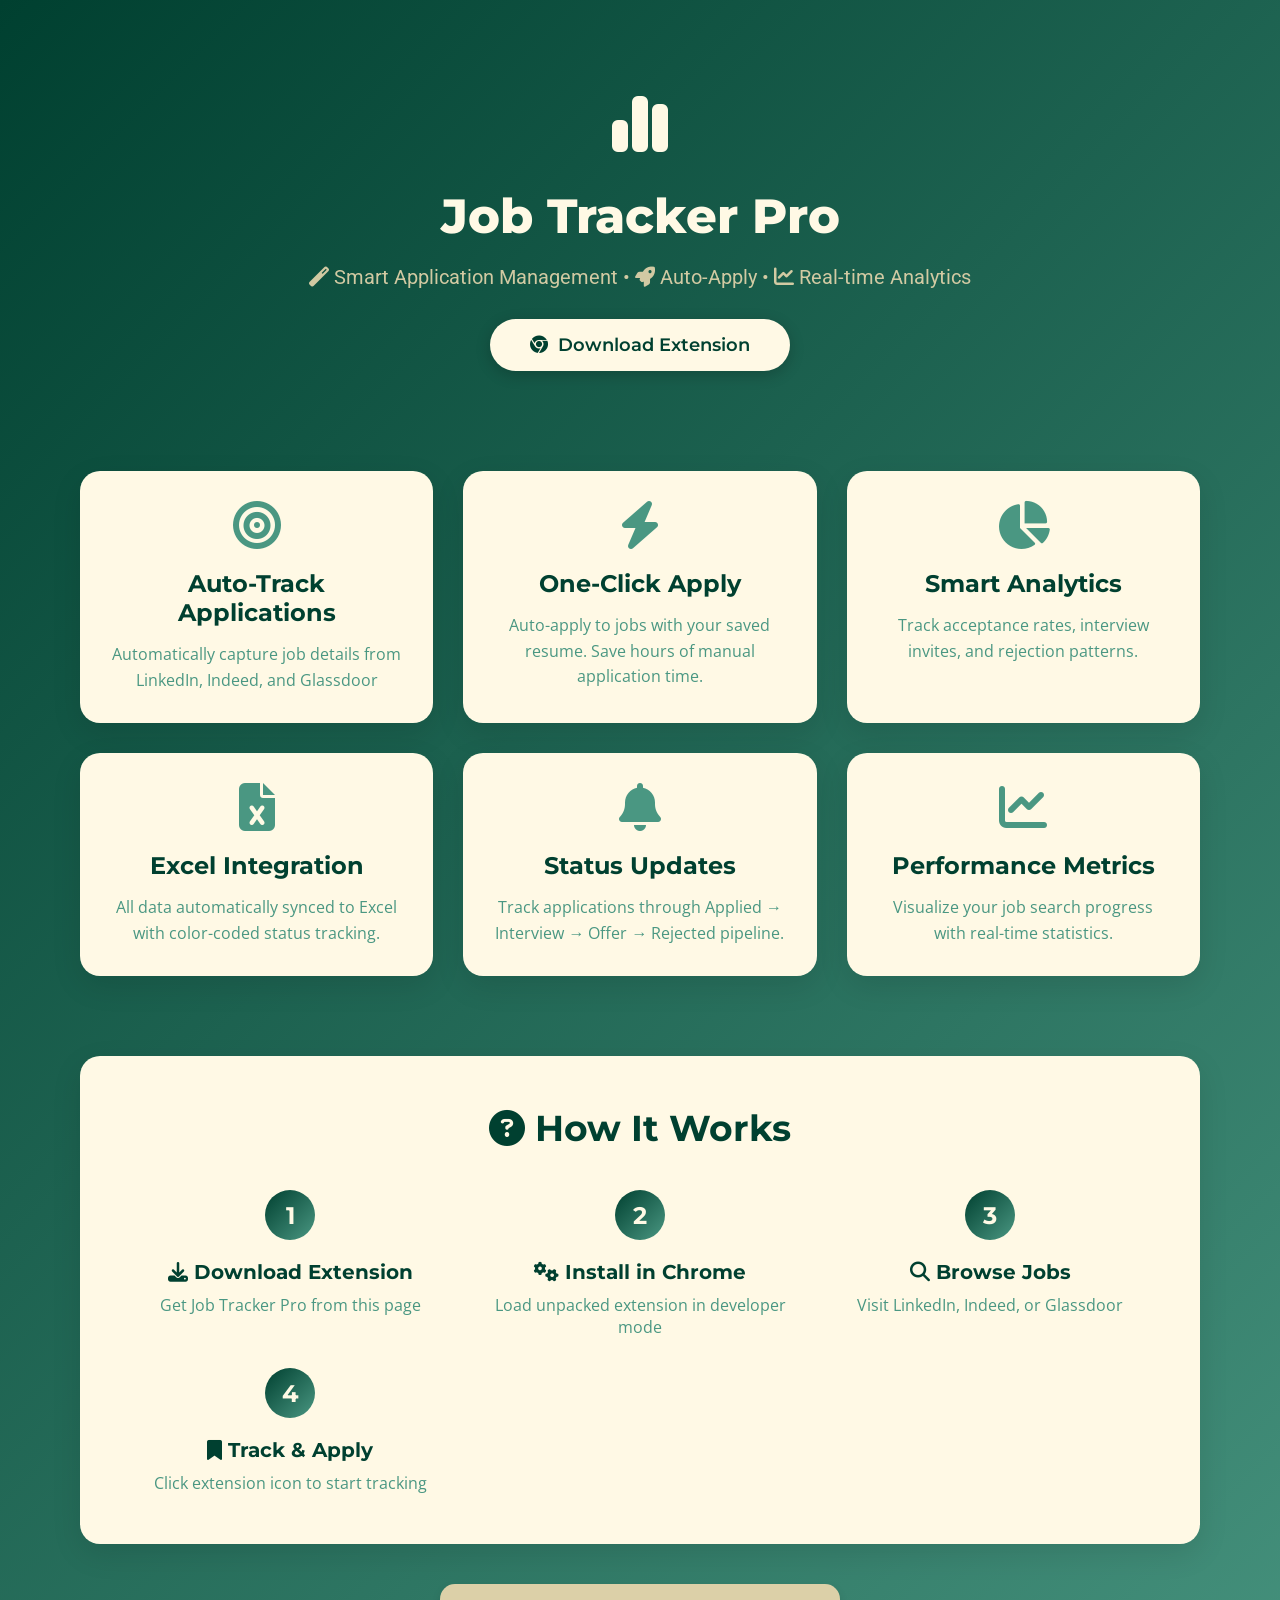
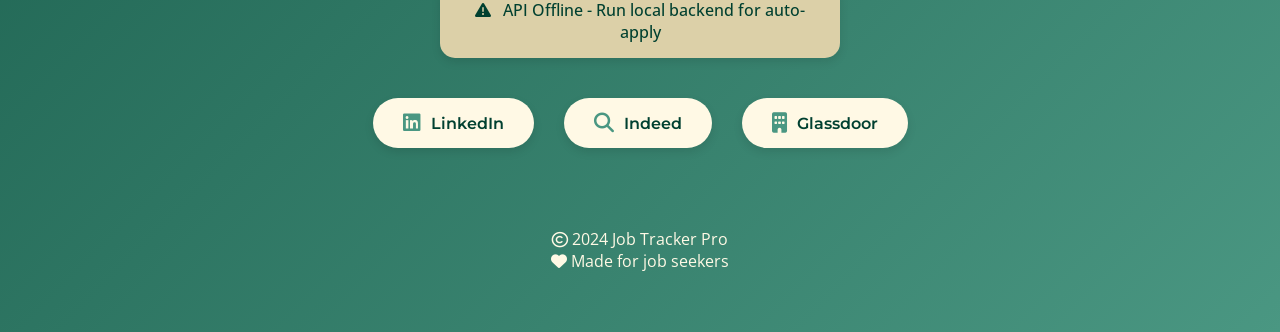
<file: landing-page/index.html>
<!DOCTYPE html>
<html lang="en">
<head>
    <meta charset="UTF-8">
    <meta name="viewport" content="width=device-width, initial-scale=1.0">
    <title>Job Tracker Pro - Smart Job Application Manager</title>
    <link rel="stylesheet" href="https://cdnjs.cloudflare.com/ajax/libs/font-awesome/6.5.1/css/all.min.css">
    <link href="https://fonts.googleapis.com/css2?family=Dancing+Script:wght@400..700&family=Montserrat:ital,wght@0,100..900;1,100..900&family=Open+Sans:ital,wght@0,300..800;1,300..800&family=Roboto:ital,wght@0,100..900;1,100..900&display=swap" rel="stylesheet">
    <link rel="stylesheet" href="styles.css">
</head>
<body>
    <div class="container">
        <div class="header">
            <div class="logo">
                <i class="fas fa-chart-simple"></i>
            </div>
            <h1>Job Tracker Pro</h1>
            <div class="tagline">
                <i class="fas fa-magic"></i> Smart Application Management • 
                <i class="fas fa-rocket"></i> Auto-Apply • 
                <i class="fas fa-chart-line"></i> Real-time Analytics
            </div>
            <a href="#" class="install-btn" id="downloadBtn">
                <i class="fab fa-chrome"></i> Download Extension
            </a>
        </div>

        <div class="features">
            <div class="feature-card">
                <div class="feature-icon"><i class="fas fa-bullseye"></i></div>
                <h3>Auto-Track Applications</h3>
                <p>Automatically capture job details from LinkedIn, Indeed, and Glassdoor</p>
            </div>
            <div class="feature-card">
                <div class="feature-icon"><i class="fas fa-bolt"></i></div>
                <h3>One-Click Apply</h3>
                <p>Auto-apply to jobs with your saved resume. Save hours of manual application time.</p>
            </div>
            <div class="feature-card">
                <div class="feature-icon"><i class="fas fa-chart-pie"></i></div>
                <h3>Smart Analytics</h3>
                <p>Track acceptance rates, interview invites, and rejection patterns.</p>
            </div>
            <div class="feature-card">
                <div class="feature-icon"><i class="fas fa-file-excel"></i></div>
                <h3>Excel Integration</h3>
                <p>All data automatically synced to Excel with color-coded status tracking.</p>
            </div>
            <div class="feature-card">
                <div class="feature-icon"><i class="fas fa-bell"></i></div>
                <h3>Status Updates</h3>
                <p>Track applications through Applied → Interview → Offer → Rejected pipeline.</p>
            </div>
            <div class="feature-card">
                <div class="feature-icon"><i class="fas fa-chart-line"></i></div>
                <h3>Performance Metrics</h3>
                <p>Visualize your job search progress with real-time statistics.</p>
            </div>
        </div>

        <div class="how-it-works">
            <h2 class="section-title"><i class="fas fa-question-circle"></i> How It Works</h2>
            <div class="steps">
                <div class="step">
                    <div class="step-number">1</div>
                    <h4><i class="fas fa-download"></i> Download Extension</h4>
                    <p>Get Job Tracker Pro from this page</p>
                </div>
                <div class="step">
                    <div class="step-number">2</div>
                    <h4><i class="fas fa-cogs"></i> Install in Chrome</h4>
                    <p>Load unpacked extension in developer mode</p>
                </div>
                <div class="step">
                    <div class="step-number">3</div>
                    <h4><i class="fas fa-search"></i> Browse Jobs</h4>
                    <p>Visit LinkedIn, Indeed, or Glassdoor</p>
                </div>
                <div class="step">
                    <div class="step-number">4</div>
                    <h4><i class="fas fa-bookmark"></i> Track & Apply</h4>
                    <p>Click extension icon to start tracking</p>
                </div>
            </div>
        </div>

        <div class="api-status" id="apiStatus">
            <i class="fas fa-circle-notch fa-spin"></i> Checking API status...
        </div>

        <div class="platforms">
            <div class="platform-badge"><i class="fab fa-linkedin"></i> LinkedIn</div>
            <div class="platform-badge"><i class="fas fa-search"></i> Indeed</div>
            <div class="platform-badge"><i class="fas fa-building"></i> Glassdoor</div>
        </div>

        <div class="footer">
            <p><i class="far fa-copyright"></i> 2024 Job Tracker Pro</p>
            <p><i class="fas fa-heart"></i> Made for job seekers</p>
        </div>
    </div>

    <div id="notification" class="notification"></div>

    <script src="script.js"></script>
</body>
</html>
</file>
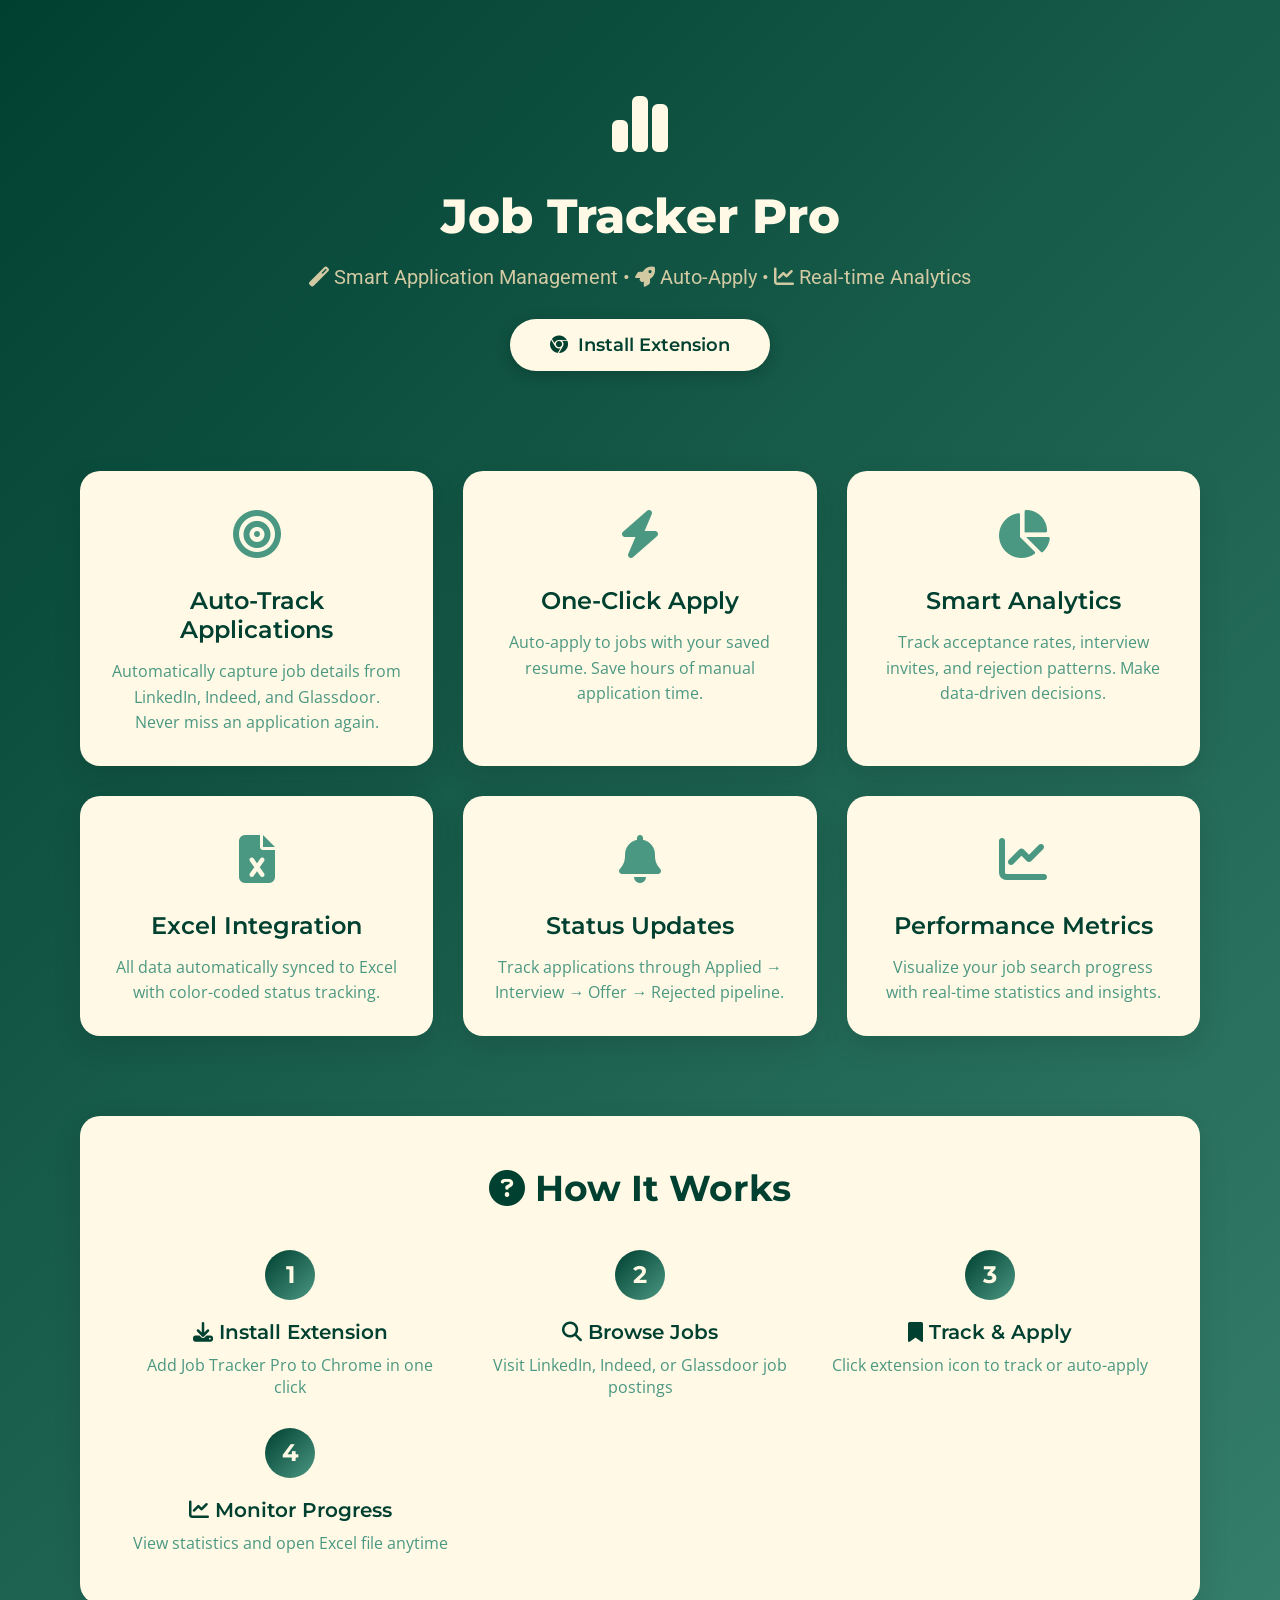
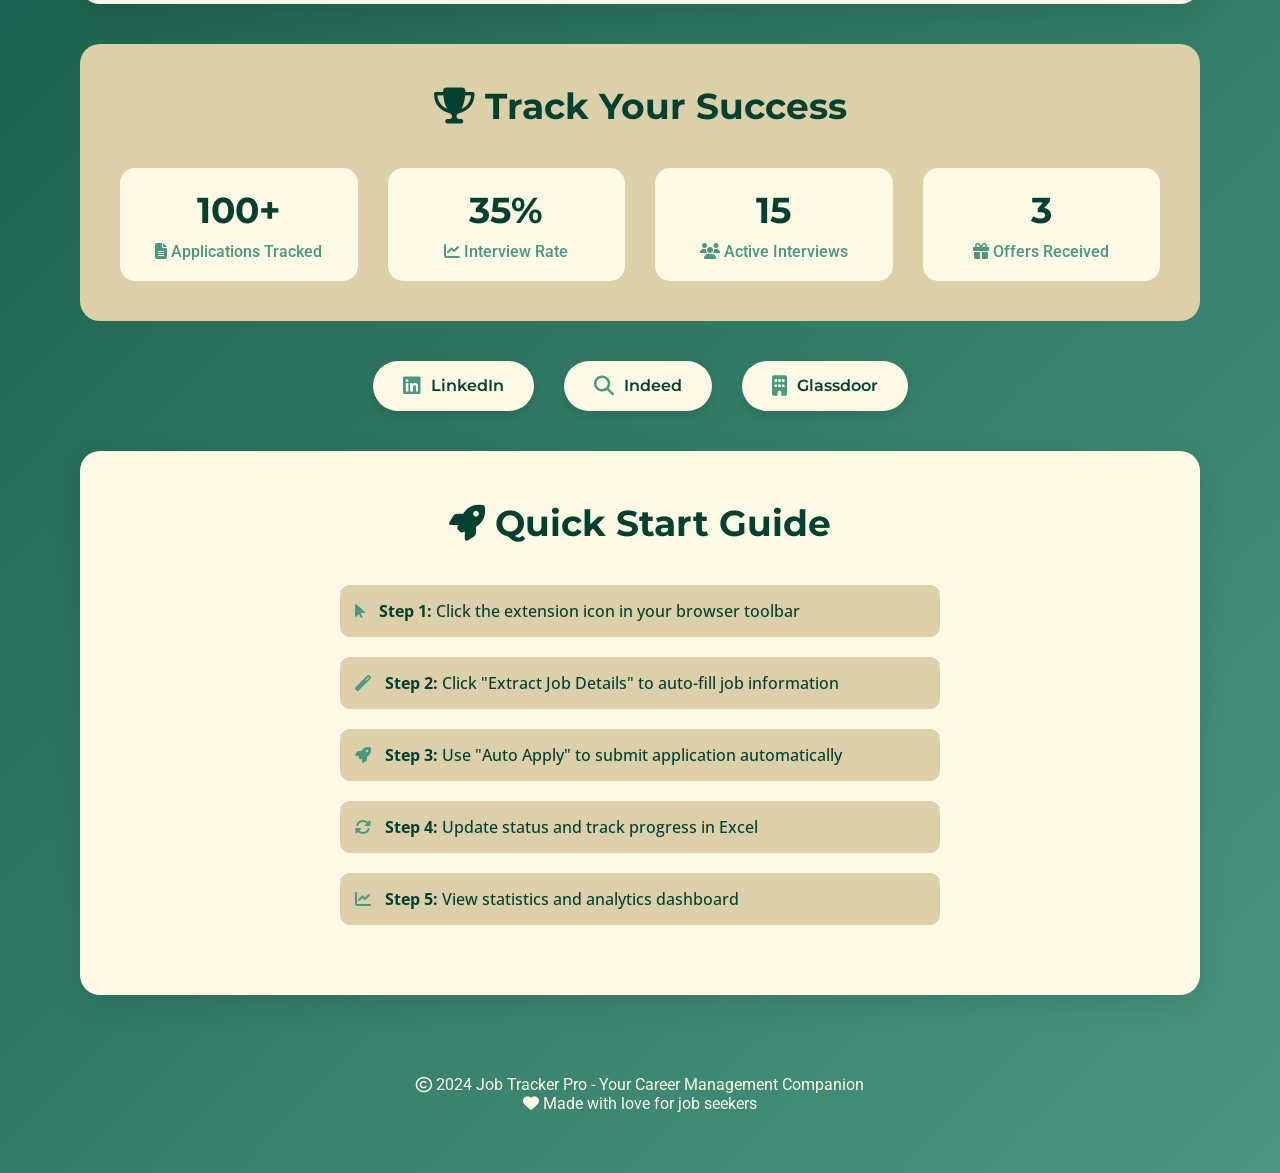
<file: extension/landing.html>
<!DOCTYPE html>
<html lang="en">
<head>
    <meta charset="UTF-8">
    <meta name="viewport" content="width=device-width, initial-scale=1.0">
    <title>Job Tracker Pro - Smart Job Application Manager</title>
    <link rel="stylesheet" href="landing.css">
</head>
<body>
    <div class="container">
        <div class="header fade-in">
            <div class="logo">
                <i class="fas fa-chart-simple"></i>
            </div>
            <h1>Job Tracker Pro</h1>
            <div class="tagline">
                <i class="fas fa-magic"></i> Smart Application Management • 
                <i class="fas fa-rocket"></i> Auto-Apply • 
                <i class="fas fa-chart-line"></i> Real-time Analytics
            </div>
            <button class="install-btn" onclick="showInstallInstructions()">
                <i class="fab fa-chrome"></i> Install Extension
            </button>
        </div>

        <div class="alert" id="installAlert">
            <i class="fas fa-check-circle"></i> Extension installed successfully! Click the icon in your browser toolbar to start tracking.
        </div>

        <div class="features">
            <div class="feature-card">
                <div class="feature-icon"><i class="fas fa-bullseye"></i></div>
                <h3>Auto-Track Applications</h3>
                <p>Automatically capture job details from LinkedIn, Indeed, and Glassdoor. Never miss an application again.</p>
            </div>
            <div class="feature-card">
                <div class="feature-icon"><i class="fas fa-bolt"></i></div>
                <h3>One-Click Apply</h3>
                <p>Auto-apply to jobs with your saved resume. Save hours of manual application time.</p>
            </div>
            <div class="feature-card">
                <div class="feature-icon"><i class="fas fa-chart-pie"></i></div>
                <h3>Smart Analytics</h3>
                <p>Track acceptance rates, interview invites, and rejection patterns. Make data-driven decisions.</p>
            </div>
            <div class="feature-card">
                <div class="feature-icon"><i class="fas fa-file-excel"></i></div>
                <h3>Excel Integration</h3>
                <p>All data automatically synced to Excel with color-coded status tracking.</p>
            </div>
            <div class="feature-card">
                <div class="feature-icon"><i class="fas fa-bell"></i></div>
                <h3>Status Updates</h3>
                <p>Track applications through Applied → Interview → Offer → Rejected pipeline.</p>
            </div>
            <div class="feature-card">
                <div class="feature-icon"><i class="fas fa-chart-line"></i></div>
                <h3>Performance Metrics</h3>
                <p>Visualize your job search progress with real-time statistics and insights.</p>
            </div>
        </div>

        <div class="how-it-works">
            <h2 class="section-title"><i class="fas fa-question-circle"></i> How It Works</h2>
            <div class="steps">
                <div class="step">
                    <div class="step-number">1</div>
                    <h4><i class="fas fa-download"></i> Install Extension</h4>
                    <p>Add Job Tracker Pro to Chrome in one click</p>
                </div>
                <div class="step">
                    <div class="step-number">2</div>
                    <h4><i class="fas fa-search"></i> Browse Jobs</h4>
                    <p>Visit LinkedIn, Indeed, or Glassdoor job postings</p>
                </div>
                <div class="step">
                    <div class="step-number">3</div>
                    <h4><i class="fas fa-bookmark"></i> Track & Apply</h4>
                    <p>Click extension icon to track or auto-apply</p>
                </div>
                <div class="step">
                    <div class="step-number">4</div>
                    <h4><i class="fas fa-chart-line"></i> Monitor Progress</h4>
                    <p>View statistics and open Excel file anytime</p>
                </div>
            </div>
        </div>

        <div class="stats-demo">
            <h2 class="section-title"><i class="fas fa-trophy"></i> Track Your Success</h2>
            <div class="stats-grid">
                <div class="stat-item">
                    <div class="stat-number">100+</div>
                    <div class="stat-label"><i class="fas fa-file-alt"></i> Applications Tracked</div>
                </div>
                <div class="stat-item">
                    <div class="stat-number">35%</div>
                    <div class="stat-label"><i class="fas fa-chart-line"></i> Interview Rate</div>
                </div>
                <div class="stat-item">
                    <div class="stat-number">15</div>
                    <div class="stat-label"><i class="fas fa-users"></i> Active Interviews</div>
                </div>
                <div class="stat-item">
                    <div class="stat-number">3</div>
                    <div class="stat-label"><i class="fas fa-gift"></i> Offers Received</div>
                </div>
            </div>
        </div>

        <div class="platforms">
            <div class="platform-badge"><i class="fab fa-linkedin"></i> LinkedIn</div>
            <div class="platform-badge"><i class="fas fa-search"></i> Indeed</div>
            <div class="platform-badge"><i class="fas fa-building"></i> Glassdoor</div>
        </div>

        <div class="how-it-works">
            <h2 class="section-title"><i class="fas fa-rocket"></i> Quick Start Guide</h2>
            <div style="max-width: 600px; margin: 0 auto;">
                <div class="guide-step">
                    <i class="fas fa-mouse-pointer"></i> <strong>Step 1:</strong> Click the extension icon in your browser toolbar
                </div>
                <div class="guide-step">
                    <i class="fas fa-magic"></i> <strong>Step 2:</strong> Click "Extract Job Details" to auto-fill job information
                </div>
                <div class="guide-step">
                    <i class="fas fa-rocket"></i> <strong>Step 3:</strong> Use "Auto Apply" to submit application automatically
                </div>
                <div class="guide-step">
                    <i class="fas fa-sync-alt"></i> <strong>Step 4:</strong> Update status and track progress in Excel
                </div>
                <div class="guide-step">
                    <i class="fas fa-chart-line"></i> <strong>Step 5:</strong> View statistics and analytics dashboard
                </div>
            </div>
        </div>

        <div class="footer">
            <p><i class="far fa-copyright"></i> 2024 Job Tracker Pro - Your Career Management Companion</p>
            <p><i class="fas fa-heart"></i> Made with love for job seekers</p>
        </div>
    </div>

    <script>
        function showInstallInstructions() {
            const alertBox = document.getElementById('installAlert');
            alertBox.style.display = 'block';
            
            setTimeout(() => {
                alertBox.style.display = 'none';
            }, 5000);
        }
    </script>
</body>
</html>
</file>
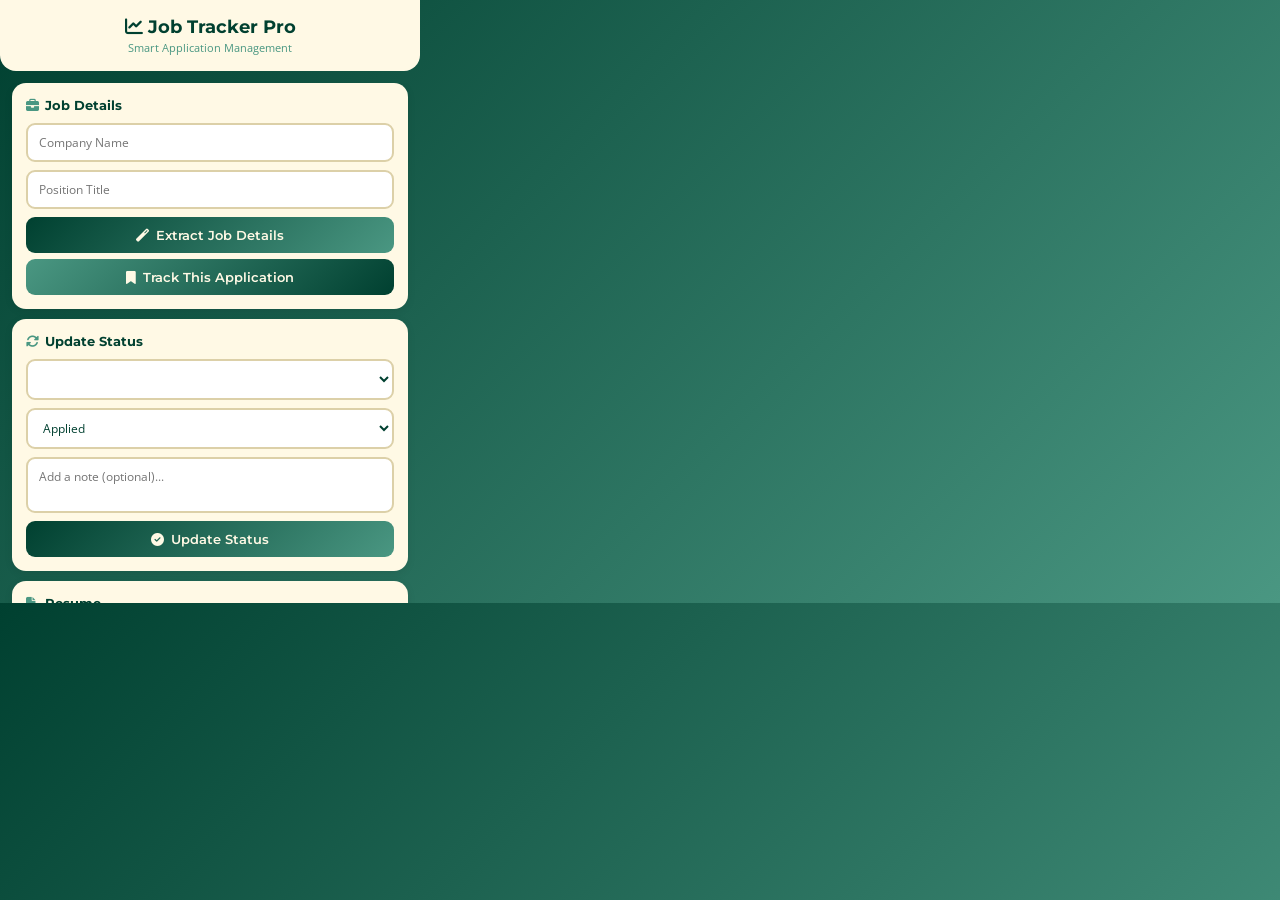
<file: extension/popup.html>
<!DOCTYPE html>
<html>
<head>
    <meta charset="UTF-8">
    <title>Job Tracker Pro</title>
    <link rel="stylesheet" href="https://cdnjs.cloudflare.com/ajax/libs/font-awesome/6.5.1/css/all.min.css">
    <link href="https://fonts.googleapis.com/css2?family=Montserrat:wght@400;600;700;800&family=Open+Sans:wght@400;500;600&display=swap" rel="stylesheet">
    <link rel="stylesheet" href="popup.css">
</head>
<body>
    <div class="header">
        <h2><i class="fas fa-chart-line"></i> Job Tracker Pro</h2>
        <p>Smart Application Management</p>
    </div>

    <div class="content">

        <div class="loading" id="loading">
            <div class="spinner"></div>
            <p>Processing...</p>
        </div>

        <div id="siteHint" class="site-hint" style="display:none;"></div>

        <div class="section">
            <h3><i class="fas fa-briefcase"></i> Job Details</h3>
            <input type="text" id="companyName" placeholder="Company Name">
            <input type="text" id="positionName" placeholder="Position Title">
            <div id="lastTrackedBadge" class="last-badge" style="display:none;"></div>
            <button id="extractBtn"><i class="fas fa-magic"></i> Extract Job Details</button>
            <button id="trackBtn" class="btn-track"><i class="fas fa-bookmark"></i> Track This Application</button>
        </div>

        <div class="section">
            <h3><i class="fas fa-sync-alt"></i> Update Status</h3>
            <select id="appSelect"></select>
            <select id="statusSelect">
                <option value="Applied">Applied</option>
                <option value="Interview">Interview</option>
                <option value="Offer">Offer Received</option>
                <option value="Rejected">Rejected</option>
                <option value="Ignored">Ignored</option>
            </select>
            <textarea id="statusNotes" rows="2" placeholder="Add a note (optional)..."></textarea>
            <button id="updateStatusBtn"><i class="fas fa-check-circle"></i> Update Status</button>
        </div>

        <div class="section">
            <h3><i class="fas fa-file-pdf"></i> Resume</h3>
            <input type="url" id="resumeUrl" placeholder="https://drive.google.com/your-resume-link">
            <button id="applyBtn" class="btn-apply"><i class="fas fa-external-link-alt"></i> Open Resume Link</button>
        </div>

        <div class="section">
            <h3><i class="fas fa-chart-bar"></i> Statistics</h3>
            <div id="stats" class="stats-grid"></div>
            <button id="viewAppsBtn" class="btn-view"><i class="fas fa-list"></i> View All Applications</button>
        </div>

        <div class="platform-icons">
            <span><i class="fab fa-linkedin"></i> LinkedIn</span>
            <span><i class="fas fa-search"></i> Indeed</span>
            <span><i class="fas fa-building"></i> Glassdoor</span>
        </div>

    </div>

    <div id="successAlert" class="alert-success" style="display:none;">
        <i class="fas fa-check-circle"></i> <span></span>
    </div>
    <div id="errorAlert" class="alert-error" style="display:none;">
        <i class="fas fa-exclamation-triangle"></i> <span></span>
    </div>

    <script src="popup.js"></script>
</body>
</html>
</file>
<file: landing-page/styles.css>
* {
    margin: 0;
    padding: 0;
    box-sizing: border-box;
}

body {
    font-family: 'Open Sans', 'Roboto', sans-serif;
    background: linear-gradient(135deg, #004030 0%, #4A9782 100%);
    min-height: 100vh;
    color: #004030;
}

.container {
    max-width: 1200px;
    margin: 0 auto;
    padding: 20px;
}

.header {
    text-align: center;
    padding: 60px 20px;
    color: #FFF9E5;
}

.logo {
    font-size: 64px;
    margin-bottom: 20px;
}

.logo i {
    font-size: 64px;
    color: #FFF9E5;
}

h1 {
    font-family: 'Montserrat', sans-serif;
    font-size: 48px;
    margin-bottom: 20px;
    font-weight: 800;
    color: #FFF9E5;
}

.tagline {
    font-family: 'Roboto', sans-serif;
    font-size: 20px;
    opacity: 0.95;
    margin-bottom: 30px;
    color: #DCD0A8;
}

.install-btn {
    background: #FFF9E5;
    color: #004030;
    border: none;
    padding: 15px 40px;
    font-size: 18px;
    font-weight: 600;
    border-radius: 50px;
    cursor: pointer;
    transition: transform 0.3s, box-shadow 0.3s;
    box-shadow: 0 4px 15px rgba(0,0,0,0.2);
    font-family: 'Montserrat', sans-serif;
    display: inline-flex;
    align-items: center;
    gap: 10px;
    text-decoration: none;
}

.install-btn:hover {
    transform: translateY(-2px);
    box-shadow: 0 6px 20px rgba(0,0,0,0.25);
    background: #DCD0A8;
}

.features {
    display: grid;
    grid-template-columns: repeat(auto-fit, minmax(300px, 1fr));
    gap: 30px;
    padding: 40px 20px;
}

.feature-card {
    background: #FFF9E5;
    border-radius: 20px;
    padding: 30px;
    text-align: center;
    transition: transform 0.3s;
    box-shadow: 0 10px 30px rgba(0,0,0,0.1);
}

.feature-card:hover {
    transform: translateY(-5px);
}

.feature-icon i {
    font-size: 48px;
    color: #4A9782;
    margin-bottom: 20px;
}

.feature-card h3 {
    font-family: 'Montserrat', sans-serif;
    font-size: 24px;
    margin-bottom: 15px;
    color: #004030;
}

.feature-card p {
    color: #4A9782;
    line-height: 1.6;
}

.how-it-works {
    background: #FFF9E5;
    border-radius: 20px;
    padding: 50px;
    margin: 40px 20px;
    box-shadow: 0 10px 30px rgba(0,0,0,0.1);
}

.section-title {
    font-family: 'Montserrat', sans-serif;
    text-align: center;
    font-size: 36px;
    margin-bottom: 40px;
    color: #004030;
}

.steps {
    display: grid;
    grid-template-columns: repeat(auto-fit, minmax(250px, 1fr));
    gap: 30px;
}

.step {
    text-align: center;
}

.step-number {
    width: 50px;
    height: 50px;
    background: linear-gradient(135deg, #004030 0%, #4A9782 100%);
    color: #FFF9E5;
    border-radius: 50%;
    display: flex;
    align-items: center;
    justify-content: center;
    font-size: 24px;
    font-weight: bold;
    margin: 0 auto 20px;
    font-family: 'Montserrat', sans-serif;
}

.step h4 {
    font-family: 'Montserrat', sans-serif;
    font-size: 20px;
    margin-bottom: 10px;
    color: #004030;
}

.step p {
    color: #4A9782;
}

.api-status {
    background: #FFF9E5;
    border-radius: 15px;
    padding: 15px 25px;
    margin: 20px auto;
    max-width: 400px;
    text-align: center;
    font-family: 'Open Sans', sans-serif;
    font-weight: 500;
    box-shadow: 0 4px 10px rgba(0,0,0,0.1);
}

.api-status i {
    margin-right: 8px;
}

.api-status.online {
    background: #4A9782;
    color: #FFF9E5;
}

.api-status.offline {
    background: #DCD0A8;
    color: #004030;
}

.platforms {
    display: flex;
    justify-content: center;
    gap: 30px;
    margin: 40px 0;
    flex-wrap: wrap;
}

.platform-badge {
    background: #FFF9E5;
    padding: 15px 30px;
    border-radius: 50px;
    font-weight: 600;
    box-shadow: 0 4px 10px rgba(0,0,0,0.1);
    display: flex;
    align-items: center;
    gap: 10px;
    color: #004030;
    font-family: 'Montserrat', sans-serif;
}

.platform-badge i {
    font-size: 20px;
    color: #4A9782;
}

.footer {
    text-align: center;
    padding: 40px;
    color: #FFF9E5;
    margin-top: 40px;
}

.notification {
    position: fixed;
    top: 20px;
    right: 20px;
    background: #FFF9E5;
    color: #004030;
    padding: 15px 25px;
    border-radius: 10px;
    box-shadow: 0 4px 15px rgba(0,0,0,0.2);
    font-family: 'Open Sans', sans-serif;
    font-weight: 600;
    transform: translateX(400px);
    transition: transform 0.3s ease;
    z-index: 1000;
}

.notification.show {
    transform: translateX(0);
}

.notification i {
    margin-right: 10px;
    color: #4A9782;
}

@media (max-width: 768px) {
    h1 {
        font-size: 32px;
    }
    
    .tagline {
        font-size: 16px;
    }
    
    .features {
        grid-template-columns: 1fr;
    }
    
    .how-it-works {
        padding: 30px;
    }
    
    .section-title {
        font-size: 28px;
    }
}
</file>
<file: extension/popup.css>
@import url('https://fonts.googleapis.com/css2?family=Montserrat:wght@400;600;700;800&family=Open+Sans:wght@400;500;600&display=swap');

* { margin:0; padding:0; box-sizing:border-box; }

body {
    width: 420px;
    font-family: 'Open Sans', sans-serif;
    background: linear-gradient(135deg, #004030 0%, #4A9782 100%);
    min-height: 100px;
}

.header {
    background: #FFF9E5;
    padding: 16px 20px;
    text-align: center;
    border-radius: 0 0 16px 16px;
    margin-bottom: 12px;
}

.header h2 {
    font-family: 'Montserrat', sans-serif;
    color: #004030;
    font-size: 18px;
    font-weight: 700;
}

.header p {
    color: #4A9782;
    font-size: 11px;
    margin-top: 2px;
}

.content {
    padding: 0 12px 12px;
    max-height: 520px;
    overflow-y: auto;
}

.site-hint {
    background: #DCD0A8;
    color: #004030;
    font-size: 12px;
    padding: 8px 12px;
    border-radius: 10px;
    margin-bottom: 10px;
    font-weight: 500;
    text-align: center;
}

.section {
    background: #FFF9E5;
    border-radius: 14px;
    padding: 14px;
    margin-bottom: 10px;
    box-shadow: 0 2px 8px rgba(0,0,0,0.08);
}

.section h3 {
    font-family: 'Montserrat', sans-serif;
    color: #004030;
    font-size: 13px;
    font-weight: 700;
    margin-bottom: 10px;
    display: flex;
    align-items: center;
    gap: 6px;
}

.section h3 i { color: #4A9782; }

input, select, textarea {
    width: 100%;
    padding: 9px 11px;
    margin-bottom: 8px;
    border: 2px solid #DCD0A8;
    border-radius: 9px;
    font-size: 12px;
    font-family: 'Open Sans', sans-serif;
    background: #fff;
    color: #004030;
    transition: border-color 0.2s;
    display: block;
}

input:focus, select:focus, textarea:focus {
    outline: none;
    border-color: #4A9782;
}

textarea { resize: none; }

button {
    width: 100%;
    padding: 10px;
    background: linear-gradient(135deg, #004030, #4A9782);
    color: #FFF9E5;
    border: none;
    border-radius: 9px;
    font-size: 13px;
    font-weight: 600;
    cursor: pointer;
    font-family: 'Montserrat', sans-serif;
    display: flex;
    align-items: center;
    justify-content: center;
    gap: 7px;
    margin-bottom: 6px;
    transition: opacity 0.2s, transform 0.15s;
}

button:last-child { margin-bottom: 0; }

button:hover { opacity: 0.9; transform: translateY(-1px); }
button:active { transform: translateY(0); }
button:disabled { opacity: 0.6; cursor: not-allowed; }

.btn-track {
    background: linear-gradient(135deg, #4A9782, #004030);
}

.btn-apply {
    background: #DCD0A8;
    color: #004030;
}

.btn-view {
    background: #fff;
    color: #004030;
    border: 2px solid #DCD0A8;
    margin-top: 8px;
}

.last-badge {
    font-size: 11px;
    color: #4A9782;
    background: #f0faf7;
    padding: 5px 10px;
    border-radius: 6px;
    margin-bottom: 8px;
    font-weight: 500;
}

.stats-grid {
    display: grid;
    grid-template-columns: repeat(4, 1fr);
    gap: 8px;
    text-align: center;
}

.stat-card {
    background: #DCD0A8;
    padding: 10px 6px;
    border-radius: 10px;
}

.stat-number {
    font-size: 22px;
    font-weight: 700;
    color: #004030;
    font-family: 'Montserrat', sans-serif;
}

.stat-label {
    font-size: 10px;
    color: #004030;
    margin-top: 3px;
    font-weight: 600;
}

.loading {
    display: none;
    flex-direction: column;
    align-items: center;
    padding: 16px;
    background: #FFF9E5;
    border-radius: 14px;
    margin-bottom: 10px;
    font-size: 13px;
    color: #004030;
    gap: 8px;
}

.spinner {
    border: 3px solid #DCD0A8;
    border-top: 3px solid #004030;
    border-radius: 50%;
    width: 32px;
    height: 32px;
    animation: spin 0.8s linear infinite;
}

@keyframes spin {
    0% { transform: rotate(0deg); }
    100% { transform: rotate(360deg); }
}

.alert-success, .alert-error {
    position: fixed;
    bottom: 10px;
    left: 10px;
    right: 10px;
    padding: 10px 14px;
    border-radius: 10px;
    font-size: 12px;
    font-weight: 600;
    z-index: 10000;
    display: flex;
    align-items: center;
    gap: 8px;
}

.alert-success { background: #4A9782; color: #FFF9E5; }
.alert-error { background: #DCD0A8; color: #004030; }

.platform-icons {
    display: flex;
    justify-content: center;
    gap: 16px;
    color: #FFF9E5;
    font-size: 12px;
    font-weight: 600;
    padding: 8px 0 4px;
}

.platform-icons i { margin-right: 4px; }

::-webkit-scrollbar { width: 5px; }
::-webkit-scrollbar-track { background: transparent; }
::-webkit-scrollbar-thumb { background: #004030; border-radius: 10px; }
</file>
<file: extension/landing.css>
@import url('https://cdnjs.cloudflare.com/ajax/libs/font-awesome/6.5.1/css/all.min.css');
@import url('https://fonts.googleapis.com/css2?family=Dancing+Script:wght@400..700&family=Montserrat:ital,wght@0,100..900;1,100..900&family=Open+Sans:ital,wght@0,300..800;1,300..800&family=Roboto:ital,wght@0,100..900;1,100..900&display=swap');

* {
    margin: 0;
    padding: 0;
    box-sizing: border-box;
}

body {
    font-family: 'Open Sans', 'Roboto', sans-serif;
    background: linear-gradient(135deg, #004030 0%, #4A9782 100%);
    min-height: 100vh;
    color: #004030;
}

.container {
    max-width: 1200px;
    margin: 0 auto;
    padding: 20px;
}

.header {
    text-align: center;
    padding: 60px 20px;
    color: #FFF9E5;
}

.logo {
    font-size: 64px;
    margin-bottom: 20px;
}

.logo i {
    font-size: 64px;
    color: #FFF9E5;
}

h1 {
    font-family: 'Montserrat', sans-serif;
    font-size: 48px;
    margin-bottom: 20px;
    font-weight: 800;
    color: #FFF9E5;
}

.tagline {
    font-family: 'Roboto', sans-serif;
    font-size: 20px;
    opacity: 0.95;
    margin-bottom: 30px;
    color: #DCD0A8;
}

.install-btn {
    background: #FFF9E5;
    color: #004030;
    border: none;
    padding: 15px 40px;
    font-size: 18px;
    font-weight: 600;
    border-radius: 50px;
    cursor: pointer;
    transition: transform 0.3s, box-shadow 0.3s;
    box-shadow: 0 4px 15px rgba(0,0,0,0.2);
    font-family: 'Montserrat', sans-serif;
    display: inline-flex;
    align-items: center;
    gap: 10px;
}

.install-btn i {
    font-size: 18px;
}

.install-btn:hover {
    transform: translateY(-2px);
    box-shadow: 0 6px 20px rgba(0,0,0,0.25);
    background: #DCD0A8;
}

.features {
    display: grid;
    grid-template-columns: repeat(auto-fit, minmax(300px, 1fr));
    gap: 30px;
    padding: 40px 20px;
}

.feature-card {
    background: #FFF9E5;
    border-radius: 20px;
    padding: 30px;
    text-align: center;
    transition: transform 0.3s;
    box-shadow: 0 10px 30px rgba(0,0,0,0.1);
}

.feature-card:hover {
    transform: translateY(-5px);
}

.feature-icon {
    font-size: 48px;
    margin-bottom: 20px;
}

.feature-icon i {
    font-size: 48px;
    color: #4A9782;
}

.feature-card h3 {
    font-family: 'Montserrat', sans-serif;
    font-size: 24px;
    margin-bottom: 15px;
    color: #004030;
    font-weight: 600;
}

.feature-card p {
    font-family: 'Open Sans', sans-serif;
    color: #4A9782;
    line-height: 1.6;
}

.how-it-works {
    background: #FFF9E5;
    border-radius: 20px;
    padding: 50px;
    margin: 40px 20px;
    box-shadow: 0 10px 30px rgba(0,0,0,0.1);
}

.section-title {
    font-family: 'Montserrat', sans-serif;
    text-align: center;
    font-size: 36px;
    margin-bottom: 40px;
    color: #004030;
    font-weight: 700;
}

.steps {
    display: grid;
    grid-template-columns: repeat(auto-fit, minmax(250px, 1fr));
    gap: 30px;
}

.step {
    text-align: center;
    position: relative;
}

.step-number {
    width: 50px;
    height: 50px;
    background: linear-gradient(135deg, #004030 0%, #4A9782 100%);
    color: #FFF9E5;
    border-radius: 50%;
    display: flex;
    align-items: center;
    justify-content: center;
    font-size: 24px;
    font-weight: bold;
    margin: 0 auto 20px;
    font-family: 'Montserrat', sans-serif;
}

.step h4 {
    font-family: 'Montserrat', sans-serif;
    font-size: 20px;
    margin-bottom: 10px;
    color: #004030;
    font-weight: 600;
}

.step p {
    font-family: 'Open Sans', sans-serif;
    color: #4A9782;
}

.stats-demo {
    background: #DCD0A8;
    border-radius: 20px;
    padding: 40px;
    margin: 40px 20px;
    text-align: center;
}

.stats-demo .section-title {
    color: #004030;
}

.stats-grid {
    display: grid;
    grid-template-columns: repeat(auto-fit, minmax(200px, 1fr));
    gap: 30px;
    margin-top: 30px;
}

.stat-item {
    background: #FFF9E5;
    padding: 20px;
    border-radius: 15px;
    transition: transform 0.2s;
}

.stat-item:hover {
    transform: translateY(-3px);
}

.stat-number {
    font-family: 'Montserrat', sans-serif;
    font-size: 36px;
    font-weight: bold;
    color: #004030;
}

.stat-label {
    font-family: 'Roboto', sans-serif;
    color: #4A9782;
    margin-top: 10px;
    font-weight: 500;
}

.platforms {
    display: flex;
    justify-content: center;
    gap: 30px;
    margin: 40px 0;
    flex-wrap: wrap;
}

.platform-badge {
    background: #FFF9E5;
    padding: 15px 30px;
    border-radius: 50px;
    font-weight: 600;
    box-shadow: 0 4px 10px rgba(0,0,0,0.1);
    display: flex;
    align-items: center;
    gap: 10px;
    color: #004030;
    font-family: 'Montserrat', sans-serif;
    transition: transform 0.2s;
}

.platform-badge:hover {
    transform: translateY(-2px);
}

.platform-badge i {
    font-size: 20px;
    color: #4A9782;
}

.footer {
    text-align: center;
    padding: 40px;
    color: #FFF9E5;
    margin-top: 40px;
    font-family: 'Roboto', sans-serif;
}

.alert {
    background: #DCD0A8;
    color: #004030;
    padding: 15px;
    border-radius: 10px;
    margin: 20px;
    text-align: center;
    display: none;
    font-weight: 600;
    font-family: 'Open Sans', sans-serif;
}

.alert i {
    margin-right: 8px;
}

@keyframes fadeIn {
    from {
        opacity: 0;
        transform: translateY(20px);
    }
    to {
        opacity: 1;
        transform: translateY(0);
    }
}

.fade-in {
    animation: fadeIn 0.6s ease-out;
}

.guide-step {
    margin-bottom: 20px;
    padding: 15px;
    background: #DCD0A8;
    border-radius: 10px;
    color: #004030;
    font-weight: 500;
    font-family: 'Open Sans', sans-serif;
    transition: transform 0.2s;
}

.guide-step:hover {
    transform: translateX(5px);
}

.guide-step i {
    margin-right: 10px;
    color: #4A9782;
}

@media (max-width: 768px) {
    h1 {
        font-size: 32px;
    }
    
    .tagline {
        font-size: 16px;
    }
    
    .features {
        grid-template-columns: 1fr;
    }
    
    .how-it-works {
        padding: 30px;
    }
    
    .section-title {
        font-size: 28px;
    }
}
</file>
